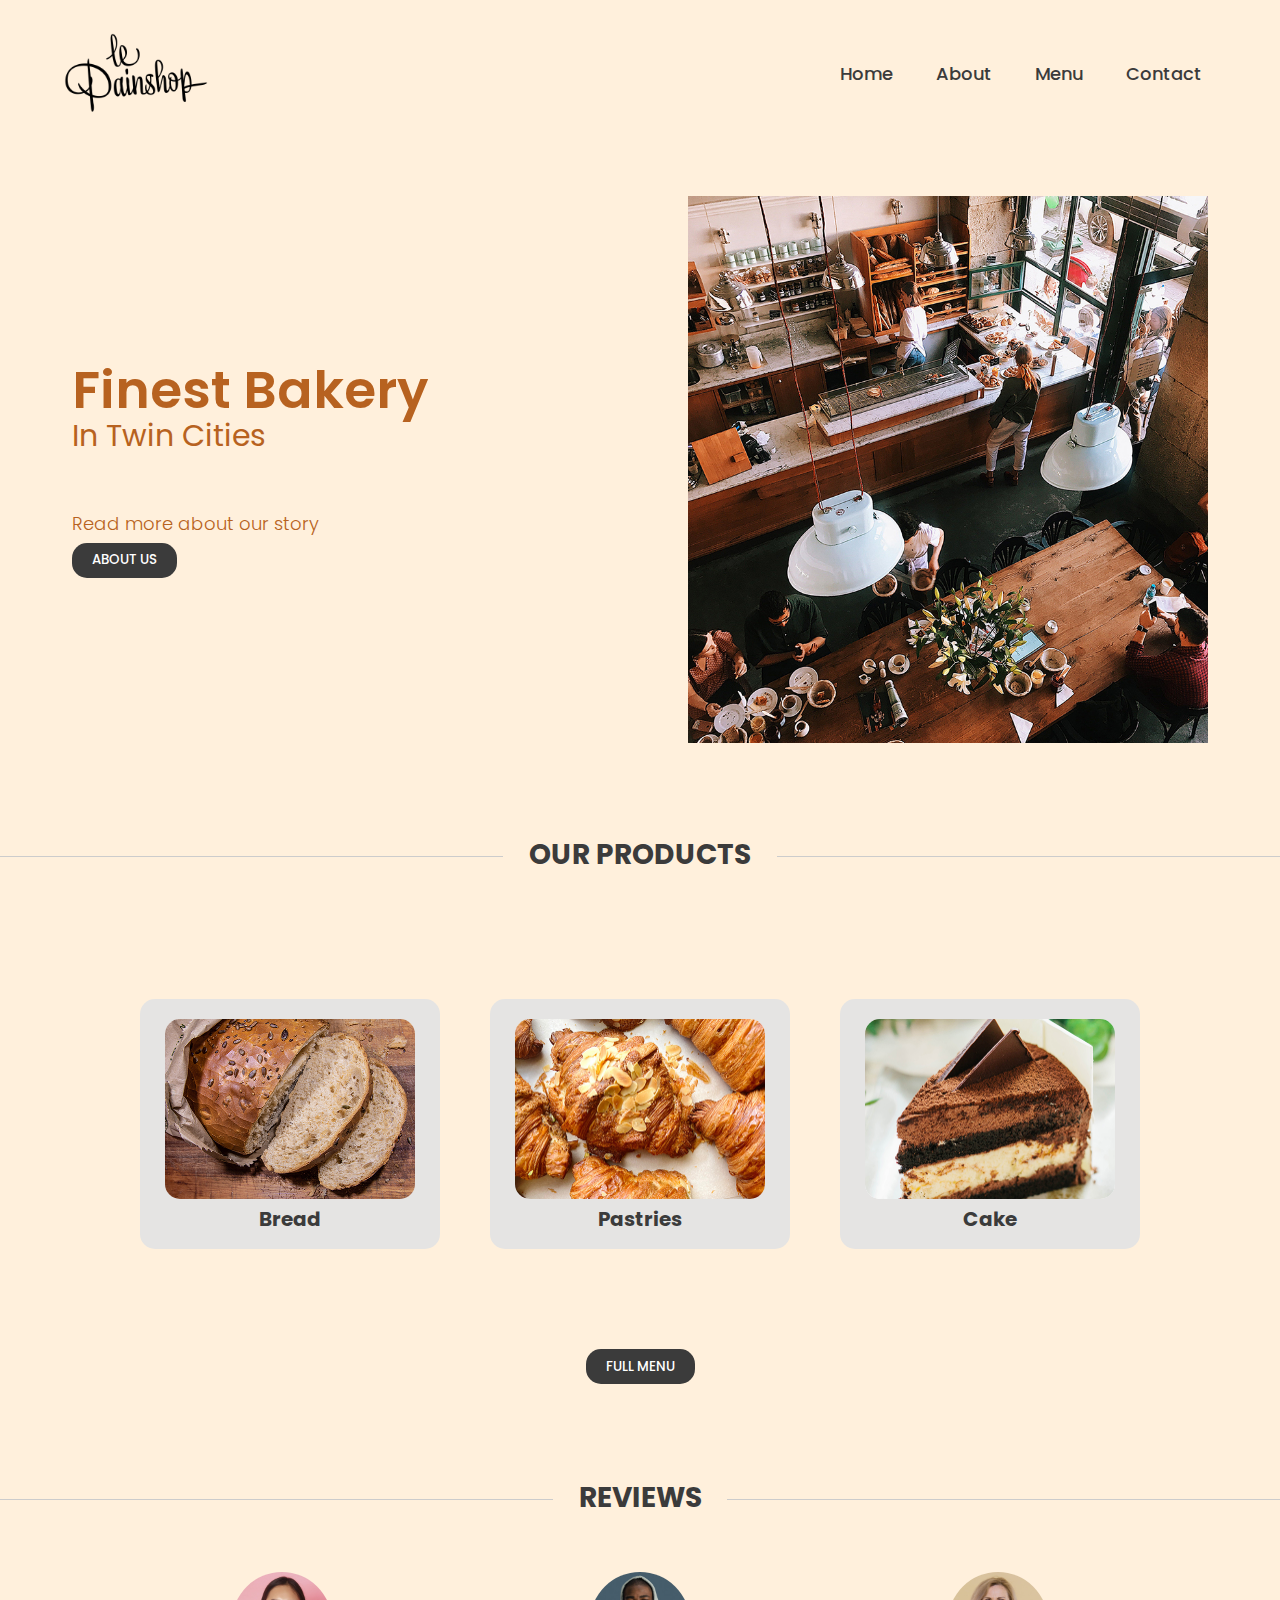
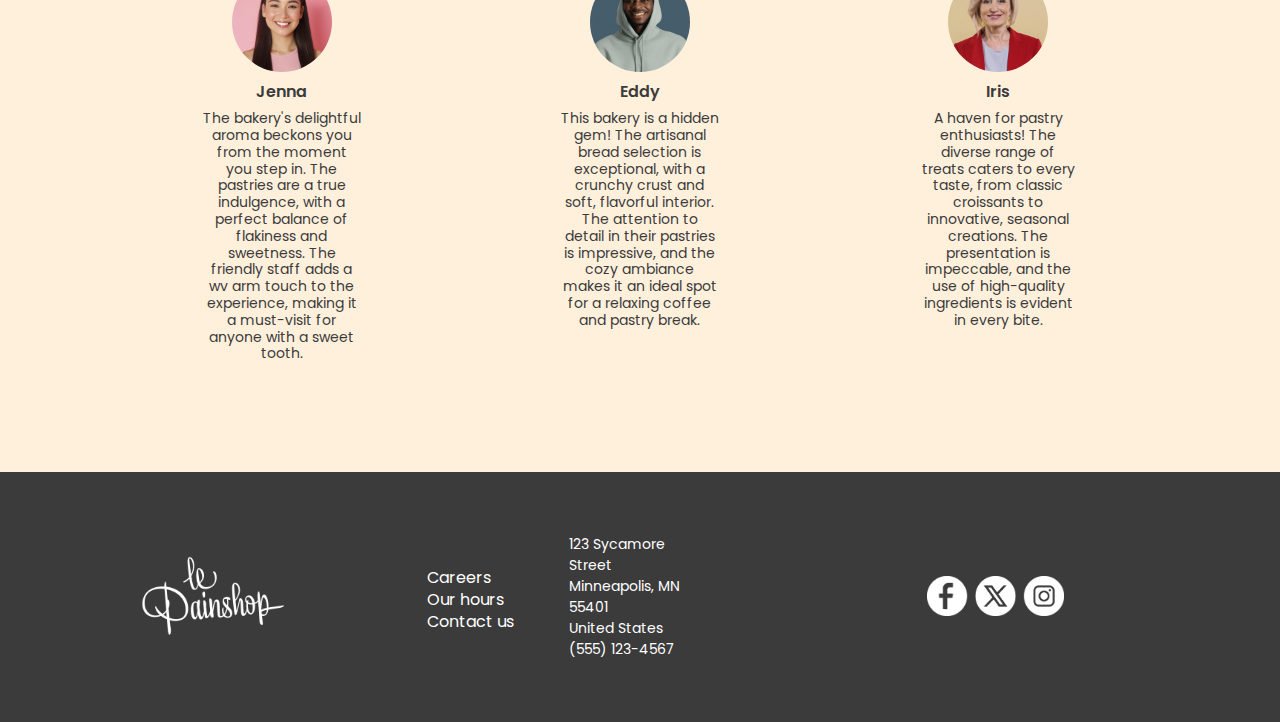
<file: index.html>
<!DOCTYPE html>
<html lang="en">
<head>
    <meta charset="UTF-8">
    <meta name="viewport" content="width=device-width, initial-scale=1.0">

    <link rel="preconnect" href="https://fonts.googleapis.com">
    <link rel="preconnect" href="https://fonts.gstatic.com" crossorigin>
    <link href="https://fonts.googleapis.com/css2?family=Poppins:ital,wght@0,100;0,200;0,300;0,400;0,500;0,600;0,700;0,800;1,100;1,200;1,300;1,400;1,500;1,600;1,700;1,800&display=swap" rel="stylesheet">
    
    <link rel="stylesheet" href="css/style.css" />
    <title>Le Painshop</title>
</head>
<body>
    <header class="header">
        <a href="index.html">
        <img class="logo" alt="Lepainshop logo" src="img/bakerylogo.png"/></a>
        <nav class="nav">
            <div class="main-nav">
                <ul>
                    <li><a href="index.html">Home</a></li>
                    <li><a href="about.html">About</a></li>
                    <li>
                      <a href="#">Menu</a>
                      <ul>
                        <li><a href="products.html">Products</a></li>
                        <li><a href="#">Drinks</a></li>
                      </ul>
                    </li>
                    <li><a href="contact.html">Contact</a></li>
                  </ul>
            </div>
        </nav>
    </header>
    <main>
    <section class="section-hero">
        <div class="hero">
            <div class="hero-text-box">
                <h1 class="heading1">Finest Bakery</h1>
                <h2 class="heading2">In Twin Cities</h2>
                <h3 class="heading3">Read more about our story</h3>
                <a href="about.html">
                <button class="button">
                    <span class="button-content">ABOUT US</span>
                  </button></a>                
            </div>
            <div class="hero-image-box">
                <img src="img/heroimg.jpg" class="heroimg" alt="le pain bakery">
            </div>
        </div>
    </section>
    <section class="products">
        <h1 class="section-title">OUR PRODUCTS</h1>
        <div class="cards-container">
            <div class="card">
                <div class="imgbox">
                    <img src="img/card1.jpg">
                </div>
                <div class="contentbox">
                    <h2 class="cards-title">Bread</h2>
                    <p class="cards-paragraph">Savor the simplicity of perfection in our freshly baked bread. With a crisp crust and a soft interior, each bite is a delightful journey through the artistry of our artisanal loaves.</p>
                </div>
            </div>
            <div class="card">
                    <div class="imgbox">
                        <img src="img/card2.jpg">
                    </div>
                    <div class="contentbox">
                        <h2 class="cards-title">Pastries</h2>
                    <p class="cards-paragraph">
                        Indulge in the flaky layers of our pastries, from classic croissants to chocolate-filled delights. Each bite is a miniature masterpiece, elevating moments of indulgence.</p>
                    </div>
            </div>
            <div class="card">
                    <div class="imgbox">
                            <img src="img/card3.jpg">
                    </div>
                    <div class="contentbox">
                            <h2 class="cards-title">Cake</h2>
                            <p class="cards-paragraph">Celebrate with our decadent cakes, where each slice is a symphony of taste. Whether classic or innovative, our cakes blend passion and perfection for unforgettable joy.</p>
                    </div>
            </div> 
        </div>
        <div class="button-cards">
        <a href="products.html">
        <button class="button">
            <span class="button-content">FULL MENU</span>
        </button></a>
        </div>
    </section>
    <section class="reviews">
        <h1 class="section-title">REVIEWS</h1>
        <div class="reviews-container">
            <div class="reviews-row">
            <div class="reviews-card">
                <img src="img/persona1.jpg">
                <div class="review-name">Jenna</div>
                <p class="the-review">The bakery's delightful aroma beckons you from the moment you step in. The pastries are a true indulgence, with a perfect balance of flakiness and sweetness. The friendly staff adds a wv  arm touch to the experience, making it a must-visit for anyone with a sweet tooth.</p>
            </div>
            <div class="reviews-card">
                <img src="img/persona2.jpg">
                <div class="review-name">Eddy</div>
                <p class="the-review">This bakery is a hidden gem! The artisanal bread selection is exceptional, with a crunchy crust and soft, flavorful interior. The attention to detail in their pastries is impressive, and the cozy ambiance makes it an ideal spot for a relaxing coffee and pastry break.</p>
            </div>
            <div class="reviews-card">
                <img src="img/persona3.jpg">
                <div class="review-name">Iris</div>
                <p class="the-review">A haven for pastry enthusiasts! The diverse range of treats caters to every taste, from classic croissants to innovative, seasonal creations. The presentation is impeccable, and the use of high-quality ingredients is evident in every bite.</p>
            </div>
            </div>
        </div>
    </section>
    </main>
    <footer>
        <div class="footer-container">
            <div class="logo-footer">
                <img src="img/bakerylogowhite.png">
            </div>
            <div class="links-footer">
                <ul>
                    <li><a href="#"">Careers</a></li>
                    <li><a href="#"">Our hours</a></li>
                    <li><a href="#"">Contact us</a></li>
                </ul>
            </div>
            <div class="adress-footer">
                <p>123 Sycamore Street<br>
                    Minneapolis, MN 55401<br>
                    United States<br>
                    (555) 123-4567</p>
            </div>
            <div class="social-icons">
                <img src="img/socialmedia.png">
            </div>
        </div>        
    </footer>
</body>
</html>
</file>
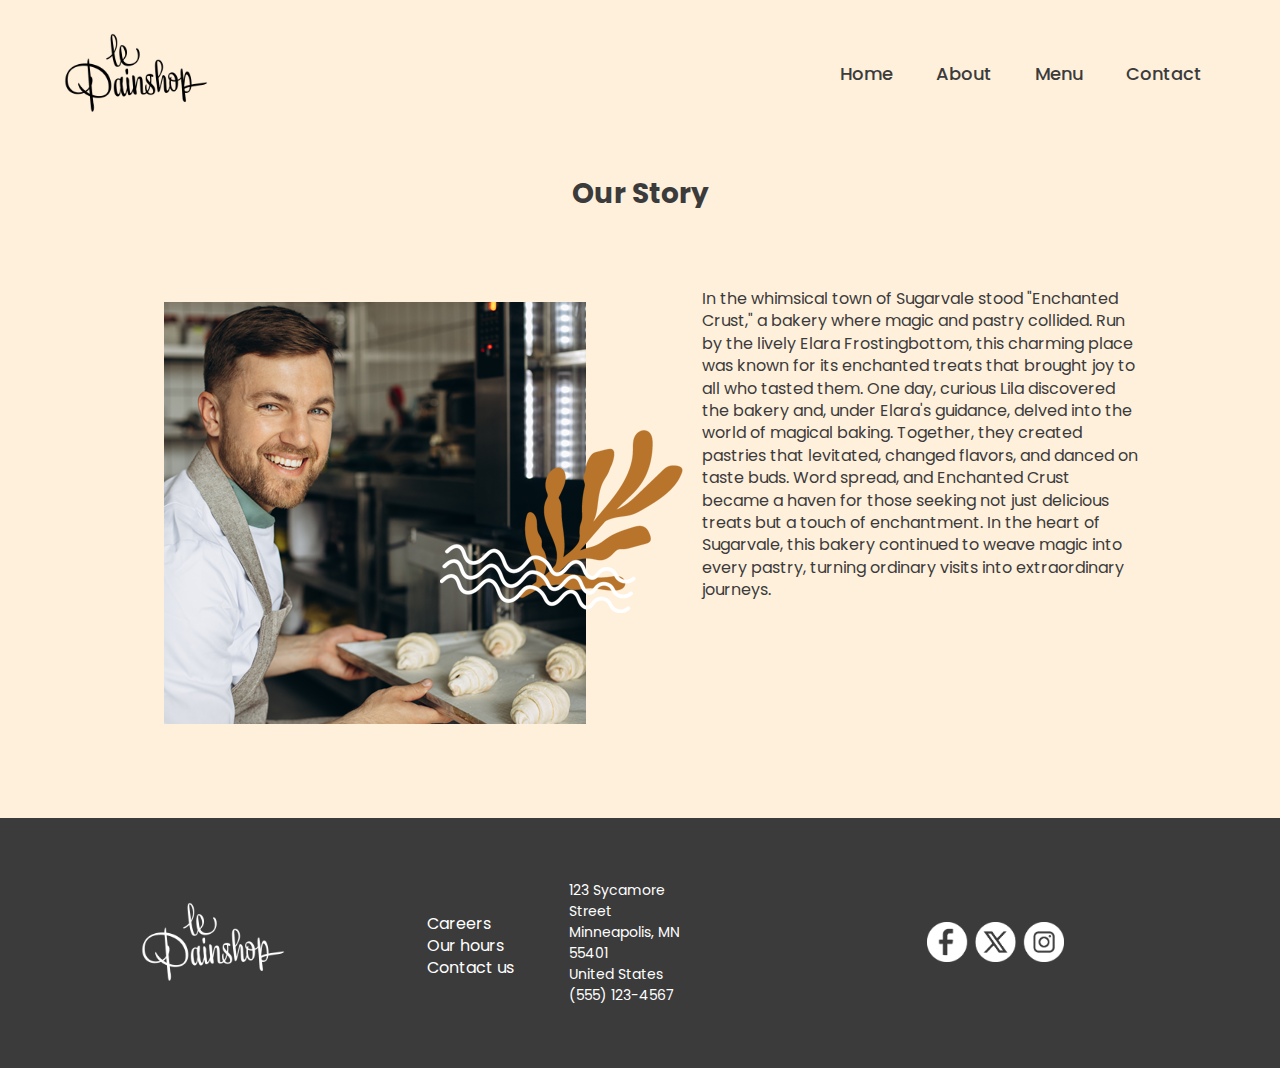
<file: about.html>
<!DOCTYPE html>
<html lang="en">
<head>
    <meta charset="UTF-8">
    <meta name="viewport" content="width=device-width, initial-scale=1.0">

    <link rel="preconnect" href="https://fonts.googleapis.com">
    <link rel="preconnect" href="https://fonts.gstatic.com" crossorigin>
    <link href="https://fonts.googleapis.com/css2?family=Poppins:ital,wght@0,100;0,200;0,300;0,400;0,500;0,600;0,700;0,800;1,100;1,200;1,300;1,400;1,500;1,600;1,700;1,800&display=swap" rel="stylesheet">
    
    <link rel="stylesheet" href="css/style.css" />
    <title>Le Painshop</title>
</head>
<body>
    <header class="header">
        <a href="index.html">
            <img class="logo" alt="Lepainshop logo" src="img/bakerylogo.png"/></a>
        <nav class="nav">
            <div class="main-nav">
                <ul>
                    <li><a href="index.html">Home</a></li>
                    <li><a href="about.html">About</a></li>
                    <li>
                      <a href="#">Menu</a>
                      <ul>
                        <li><a href="products.html">Products</a></li>
                        <li><a href="#">Drinks</a></li>
                      </ul>
                    </li>
                    <li><a href="contact.html">Contact</a></li>
                  </ul>
            </div>
        </nav>
    </header>
    <main>
    <section class="about">
        <h1 class="about-title">Our Story</h1>
    <div class="ourstory-container">
        <p class="about-definition">
            In the whimsical town of Sugarvale stood "Enchanted Crust," a bakery where magic and pastry collided. Run by the lively Elara Frostingbottom, this charming place was known for its enchanted treats that brought joy to all who tasted them.
            One day, curious Lila discovered the bakery and, under Elara's guidance, delved into the world of magical baking. Together, they created pastries that levitated, changed flavors, and danced on taste buds. 
            Word spread, and Enchanted Crust became a haven for those seeking not just delicious treats but a touch of enchantment. In the heart of Sugarvale, this bakery continued to weave magic into every pastry, turning ordinary visits into extraordinary journeys.
            </p>
        <img src="img/aboutus.png">
    </div>
    </section>
    </main>
    <footer>
        <div class="footer-container">
            <div class="logo-footer">
                <img src="img/bakerylogowhite.png">
            </div>
            <div class="links-footer">
                <ul>
                    <li><a href="#"">Careers</a></li>
                    <li><a href="#"">Our hours</a></li>
                    <li><a href="#"">Contact us</a></li>
                </ul>
            </div>
            <div class="adress-footer">
                <p>123 Sycamore Street<br>
                    Minneapolis, MN 55401<br>
                    United States<br>
                    (555) 123-4567</p>
            </div>
            <div class="social-icons">
                <img src="img/socialmedia.png">
            </div>
        </div>        
    </footer>
</body>
</html>
</file>
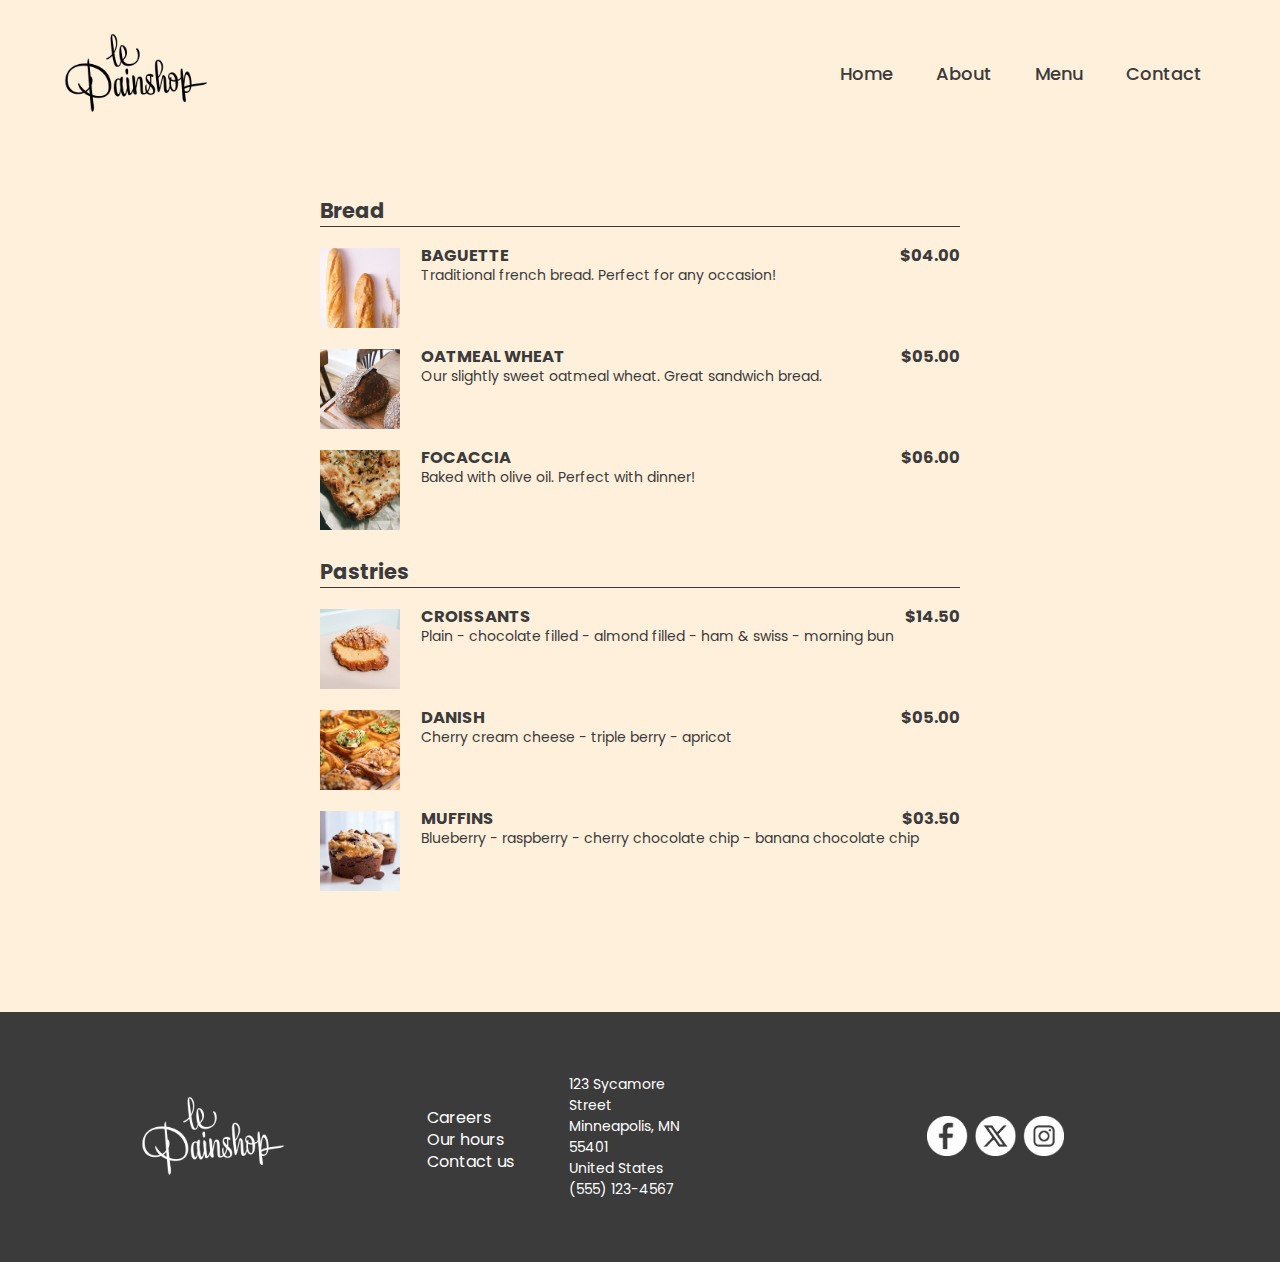
<file: products.html>
<!DOCTYPE html>
<html lang="en">
<head>
    <meta charset="UTF-8">
    <meta name="viewport" content="width=device-width, initial-scale=1.0">

    <link rel="preconnect" href="https://fonts.googleapis.com">
    <link rel="preconnect" href="https://fonts.gstatic.com" crossorigin>
    <link href="https://fonts.googleapis.com/css2?family=Poppins:ital,wght@0,100;0,200;0,300;0,400;0,500;0,600;0,700;0,800;1,100;1,200;1,300;1,400;1,500;1,600;1,700;1,800&display=swap" rel="stylesheet">
    
    <link rel="stylesheet" href="css/style.css" />
    <title>Le Painshop</title>
</head>
<body>
    <header class="header">
      <a href="index.html">
        <img class="logo" alt="Lepainshop logo" src="img/bakerylogo.png"/></a>
        <nav class="nav">
            <div class="main-nav">
                <ul>
                    <li><a href="index.html">Home</a></li>
                    <li><a href="about.html">About</a></li>
                    <li>
                      <a href="#">Menu</a>
                      <ul>
                        <li><a href="products.html">Products</a></li>
                        <li><a href="#">Drinks</a></li>
                      </ul>
                    </li>
                    <li><a href="contact.html">Contact</a></li>
                  </ul>
            </div>
        </nav>
    </header>
    <main class="menu-container">
        <div class="menu-group">
          <h2 class="menu-group-heading">Bread</h2>
          <div class="menu-content">
            <div class="menu-item">
              <img src="img/baguette.jpg" class="menu-item-img"/>
              <div class="menu-item-text">
                <h3 class="menu-item-heading">
                  <span class="menu-item-name">BAGUETTE</span>
                  <span class="menu-item-price">$04.00</span>
                </h3>
                <p class="menu-item-desc">
                    Traditional french bread. Perfect for any occasion!
                </p>
              </div>
            </div>
            <div class="menu-item">
              <img src="img/wholeweat.jpg" class="menu-item-img"/>
              <div class="menu-item-text">
                <h3 class="menu-item-heading">
                  <span class="menu-item-name">OATMEAL WHEAT</span>
                  <span class="menu-item-price">$05.00</span>
                </h3>
                <p class="menu-item-desc">
                    Our slightly sweet oatmeal wheat. Great sandwich bread.
                </p>
              </div>
            </div>
            <div class="menu-item">
              <img src="img/foccacia.jpg" class="menu-item-img"/>
              <div class="menu-item-text">
                <h3 class="menu-item-heading">
                  <span class="menu-item-name">FOCACCIA</span>
                  <span class="menu-item-price">$06.00</span>
                </h3>
                <p class="menu-item-desc">
                    Baked with olive oil. Perfect with dinner!
                </p>
              </div>
            </div>
          </div>
        </div>
        <div class="menu-group">
          <h2 class="menu-group-heading">Pastries</h2>
          <div class="menu-content">
            <div class="menu-item">
              <img src="img/croissant.jpg" class="menu-item-img"
              />
              <div class="menu-item-text">
                <h3 class="menu-item-heading">
                  <span class="menu-item-name">CROISSANTS</span>
                  <span class="menu-item-price">$14.50</span>
                </h3>
                <p class="menu-item-desc">
                    Plain - chocolate filled - almond filled - ham & swiss - morning bun
                </p>
              </div>
            </div>
            <div class="menu-item">
              <img src="img/dannish.jpg" class="menu-item-img"
              />
              <div class="menu-item-text">
                <h3 class="menu-item-heading">
                  <span class="menu-item-name">DANISH</span>
                  <span class="menu-item-price">$05.00</span>
                </h3>
                <p class="menu-item-desc">
                    Cherry cream cheese - triple berry - apricot
                </p>
              </div>
            </div>
            <div class="menu-item">
              <img src="img/muffins.jpg" class="menu-item-img"
              />
              <div class="menu-item-text">
                <h3 class="menu-item-heading">
                  <span class="menu-item-name">MUFFINS</span>
                  <span class="menu-item-price">$03.50</span>
                </h3>
                <p class="menu-item-desc">
                    Blueberry - raspberry - cherry chocolate chip - 
                    banana chocolate chip
                </p>
              </div>
            </div>
          </div>
        </div>
    </main>      
    <footer>
        <div class="footer-container">
            <div class="logo-footer">
                <img src="img/bakerylogowhite.png">
            </div>
            <div class="links-footer">
                <ul>
                    <li><a href="#"">Careers</a></li>
                    <li><a href="#"">Our hours</a></li>
                    <li><a href="#"">Contact us</a></li>
                </ul>
            </div>
            <div class="adress-footer">
                <p>123 Sycamore Street<br>
                    Minneapolis, MN 55401<br>
                    United States<br>
                    (555) 123-4567</p>
            </div>
            <div class="social-icons">
                <img src="img/socialmedia.png">
            </div>
        </div>
      
    </footer>
</body>
</html>
</file>
<file: css/style.css>
/*
      FONT SIZE SYSTEM (px)
      10 / 12 / 14 / 16 / 18 / 20 / 24 / 30 / 36 / 44 / 52 / 62 / 74 / 86 / 98
      */
      /* 
      MAIN COLOR: #b76220
      GREY COLOR: #3b3b3b
      BCKRND: #fff0dc
*/


html{
    font-size: 62.5%;
}


* {
    padding: 0;
    margin: 0;
    box-sizing: border-box;
}

body{
    font-family: "poppins", sans-serif;
    line-height: 1;
    font-weight: 400;
    color: #3b3b3b;
    background-color: #fff0dc;
}

/* -------------------- REUSABLE COMPONENTS -------------------*/


.button {
  position: relative;
  overflow: hidden;
  height: 3.5rem;
  padding: 0 2rem;
  border-radius: 1.5rem;
  background: #3b3b3b;
  background-size: 400%;
  color: #fff;
  border: none;
  cursor: pointer;
  font-family: "poppins";
  font-weight: 500;
}

.button:hover::before {
  transform: scaleX(1);
}

.button-content {
  position: relative;
  z-index: 1;
}

.button::before {
  content: "";
  position: absolute;
  top: 0;
  left: 0;
  transform: scaleX(0);
  transform-origin: 0 50%;
  width: 100%;
  height: inherit;
  border-radius: inherit;
  background: linear-gradient(
    82.3deg,
    rgb(110, 59, 20) 10.8%,
    rgba(183, 98, 32, 1) 94.3%
  );
  transition: all 0.475s;
}

.section-title {
  position: relative;
  font-size: 2.8rem;
  z-index: 1;
  overflow: hidden;
  text-align: center;
  color: #3b3b3b;
}
.section-title:before, .section-title:after {
  position: absolute;
  top: 51%;
  overflow: hidden;
  width: 48%;
  height: 1px;
  content: '\a0';
  background-color: #cccccc;
  margin-left: 2%;
}
.section-title:before {
  margin-left: -50%;
  text-align: right;
}


/* -----------------------------------------------------*/

/* ---------------------- NEADER ---------------------*/

.header {
  display: flex;
  justify-content: space-between;
  align-items: center;
  height: 10rem;
  padding: 4.8rem 6.4rem 0 6.4rem;
}

.logo {
  height: 8rem;
}

.main-nav
{
  border-radius: 6px;
}

.main-nav ul
{
  display: flex;
  gap: 1.5rem;
  align-items: center;
}

.main-nav ul li
{
  list-style: none;
  padding: 4px;
  position: relative;
  transition: 0.5s;
  display: block;
}

.main-nav ul li a
{
  color: #3b3b3b;
  text-decoration: none;
  padding: 5px 10px;
  font-weight: 500;
  font-size: 1.8rem;
}

.main-nav ul li a:hover
{
  color: #d87a32;
  border-radius: 6px;
}

.main-nav ul li ul
{
  display: none;
}

.main-nav ul li:hover ul
{
  display: block;
  position: absolute;
  text-align: center;
  left: 50%;
  right: auto;
  transform: translate(-50%, 0);
  margin-top: 5px;
  color: #d87a32;
  width: 140%;
  padding: 10px 0 10px 0;
  box-shadow: 0px 20px 100px 0px rgba(0, 0, 0, 0.2);
}



/* -----------------------------------------------------*/



/* -------------------- HERO SECTION -------------------*/

.section-hero {
    padding: 9.6rem 0;
}

.hero {
    max-width: 120rem;
    margin: 0 auto;
    padding: 0 3.2rem;
    display: grid;
    grid-template-columns: 1fr 1fr;
    gap: 9.6rem;
    align-items: center;
}

.heroimg{
    width: 100%;
}

.heading1{
    font-size: 5.2rem;
    margin-bottom: 0.5rem;
    font-weight: 600;
    color: #b76220;
}

.heading2{
    font-size: 3rem;
    font-weight: 400;
    color: #b76220;
}

.heading3{
    font-size: 1.8rem;
    margin-top: 6.4rem;
    margin-bottom: 1rem;
    font-weight: 300;
    color: #b76220;
}

/* -----------------------------------------------------*/

/* -------------------- PRODUCTS CARDS -------------------*/

.cards-container {
  position: relative;
  display: flex;
  justify-content: center;
  align-items: center;
  flex-wrap: wrap;
  gap: 10rem 5rem;
  padding: 13rem 5rem 10rem 5rem;
}

.cards-container .card {
  position: relative;
  width: 30rem;
  height: 25rem;
  background-color: #e5e4e3;
  border-radius: 1.5rem;
  transition: 0.5s;
  display: flex;
  justify-content: center;
  align-items: flex-start;
}

.cards-container .card:hover{
  height: 28rem;
}

.cards-container .card .imgbox{
  position: absolute;
  top: 2rem;
  width: 25rem;
  height: 18rem;
  background-color: #ffff;
  border-radius: 1.5rem;
  overflow: hidden;
  transition: 0.5s;
}

.cards-container .card:hover .imgbox{
  top: -10rem;
  scale: 0.75;
}

.cards-container .card .imgbox img {
  position: absolute;
  top: 0;
  left: 0;
  width: 100%;
  height: 100%;
  object-fit: cover;
}

.cards-container .card .contentbox {
  position: absolute;
  width: 100%;
  padding: 0 3rem;
  text-align: center;
  top: 21rem;
  height: 2rem;
  overflow: hidden;
}

.cards-container .card:hover .contentbox {
  height: 20rem;
  top: 10rem;
  transition: 0.5s;
}

.cards-title {
  font-size: 2rem;
}

.cards-paragraph {
  padding-top: 1.5rem;
  font-size: 1.6rem;
}

.button-cards {
  display: flex;
  justify-items: center;
  justify-content: center;
  text-decoration: none;
  margin: 0 auto 10rem;
  font-family: "poppins";
}
/* -----------------------------------------------------*/

/* -------------------- TESTIMONIALS CARDS -------------------*/

.reviews-container {
  padding: 6rem 0;
  color: #3b3b3b;
  text-align: center;
}

.reviews-row {
  display: flex;
  flex-wrap: wrap;
  justify-content: center;
}

.reviews-card {
  flex: 28%;
  max-width: 28%;
  box-sizing: border-box;
  padding: 0 10rem 0 10rem;
  font-family: "poppins";
  font-size: 1.4rem;
}

.reviews-card img {
  max-width: 10rem;
  border-radius: 50%;
}

.review-name {
  margin: 1rem 0 1rem 0;
  font-weight: 600;
  font-size: 1.6rem;
}

.the-review {
  line-height: 1.2;
}


/* -----------------------------------------------------*/

/* -------------------- FOOTER -------------------*/

.footer-container {
  margin-top: 5rem;
  background-color: #3b3b3b;
  height: 25rem;
}

.logo-footer img {
  height: 8rem;
  color: #fff;
}

.social-icons img {
  height: 4rem;
}

.footer-container {
  display: grid;
  grid-template-columns: 3fr 1fr 1fr 4fr;
  align-items: center;
  justify-items: center;
}

.adress-footer {
  justify-self: start;
}

.links-footer {
  justify-self: start;
}

.links-footer ul a {
  text-decoration: none;
  color: #fff;
  font-family: "poppins";
  font-size: 1.6rem;
}

.links-footer li {
  margin-top: 0.6rem;
}

.adress-footer {
  color: #fff;
  font-family: "poppins";
  font-size: 1.4rem;
  line-height: 1.5;
}

/* -----------------------------------------------------*/
/* -------------------- About Page -------------------*/

.about-title {
  margin-top: 8rem;
  position: relative;
  font-size: 2.8rem;
  z-index: 1;
  overflow: hidden;
  text-align: center;
  color: #3b3b3b;
}


.ourstory-container {
  display: flex;
  flex-direction: row-reverse;
  justify-content: center;
  margin: 8rem auto;
  align-items: flex-start;
  max-width: 100rem;
}

.about-definition {
  font-size: 1.6rem;
  line-height: 1.4;
}

/* -----------------------------------------------------*/
/* -------------------- Contact -------------------*/

.contact-title {
  margin-top: 8rem;
  position: relative;
  font-size: 3rem;
  z-index: 1;
  overflow: hidden;
  text-align: center;
  color: #3b3b3b;
}


.contact-box {
  width: 75%;
  margin: 5rem auto 20rem;
  display: flex;
  background-color: #b76220;
  font-size: 1.4rem;
}

.box-left {
  flex-basis: 60%;
  padding: 4rem 6rem;
  color: #ffff;
}

.box-right{
  flex-basis: 40%;
  padding: 4rem;
  background-color: #ffff;
}

.input-row {
  display: flex;
  justify-content: space-between;
  margin-bottom: 2rem;
}

.input-row .input-group {
  flex-basis: 45%;
}

input {
  width: 100%;
  border: none;
  outline: none;
  border-bottom: #ffff 1px solid;
  background-color: #b76220;
}

input::placeholder {
  color: #fff;
  opacity: 0.5;
  font-family: "poppins";
}

textarea {
  width: 100%;
  border: 1px solid #ffff;
  outline: none;
  padding: 8px;
  box-sizing: border-box;
}

textarea::placeholder {
  font-family: "poppins";
  opacity: 0.5;
}

label {
  margin-bottom: 6px;
  display: block;
}

.button-send {
  position: relative;
  overflow: hidden;
  height: 3rem;
  padding: 0 2rem;
  border-radius: 1.5rem;
  background: #3b3b3b;
  background-size: 400%;
  color: #fff;
  border: none;
  cursor: pointer;
  font-family: "poppins";
  font-weight: 500;
  margin-top: 1rem;
}

.button-send:hover{
  background-color: #fff;
  color: #b76220;
  font-weight: 600;
}

.box-right h3 {
  font-size: 1.8rem;
  margin-bottom: 4rem;
}

.box-left h3 {
  font-size: 1.8rem;
  margin-bottom: 4rem;
}

tr td:first-child {
  padding-right: 2rem;
}

tr td {
  padding-top: 2rem;
  line-height: 1.5;
  font-size: 1.4rem;
}

tr td i {
  font-size: 2rem;
}

/* -----------------------------------------------------*/

/* -------------------- Menu -------------------*/

.menu-container {
  max-width: 50%;
  margin: 10rem auto;
} 


.menu-group {
  font-family: "poppins";
  font-size: 1.4rem;
}

.menu-group-heading {
  margin-top: 10px;
  padding-bottom: 0.5rem;
  border-bottom: 1px solid #3b3b3b;
}

.menu-content {
  display: grid;
  grid-template-columns: 1fr;
  gap: 1.5em;
  padding: 1.5em 0;
}

.menu-item {
  display: flex;
}

.menu-item-img {
  width: 80px;
  height: 80px;
  flex-shrink: 0;
  object-fit: cover;
  margin-right: 1.5em;
}

.menu-item-text {
  flex-grow: 1;
}

.menu-item-heading {
  display: flex;
  justify-content: space-between;
  margin: 0;
}

.menu-item-name {
  margin-right: 1.5em;
}

.menu-item-desc {
  line-height: 1.6;
}


/* -----------------------------------------------------*/
</file>
